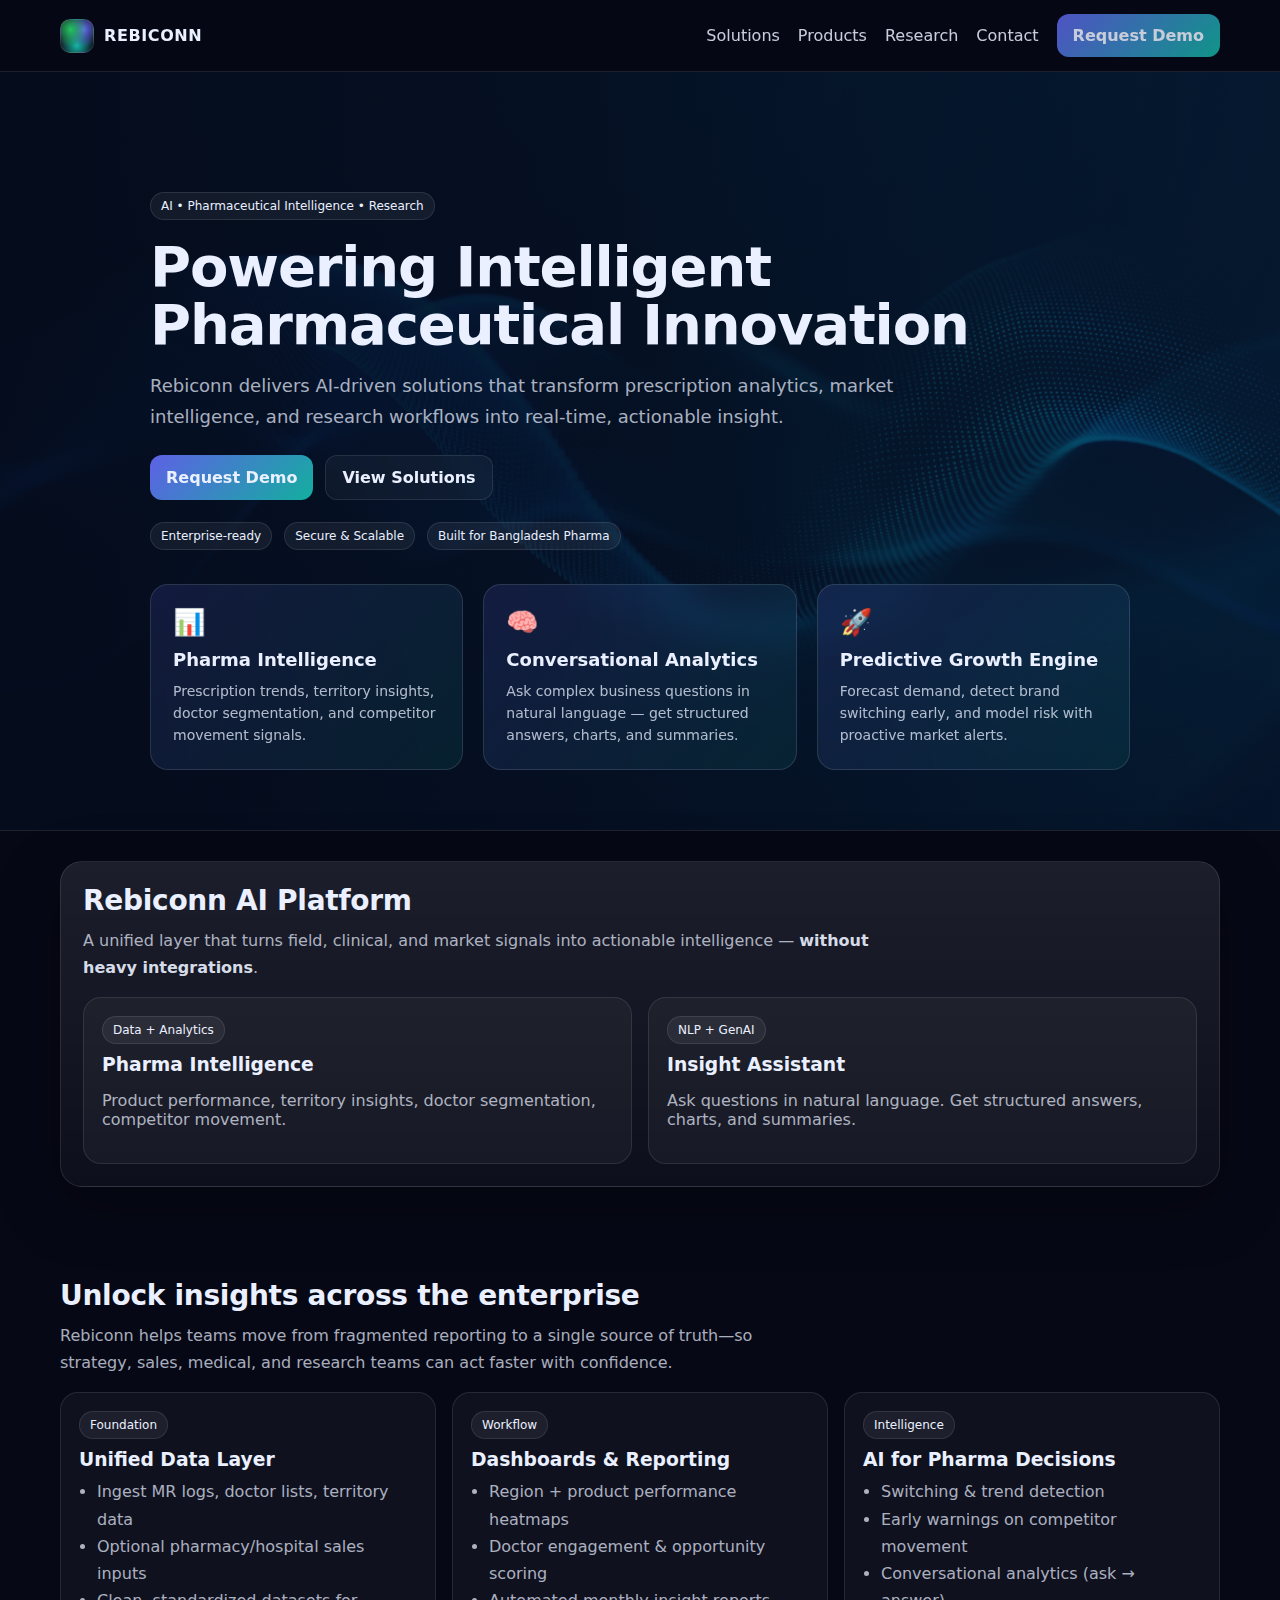
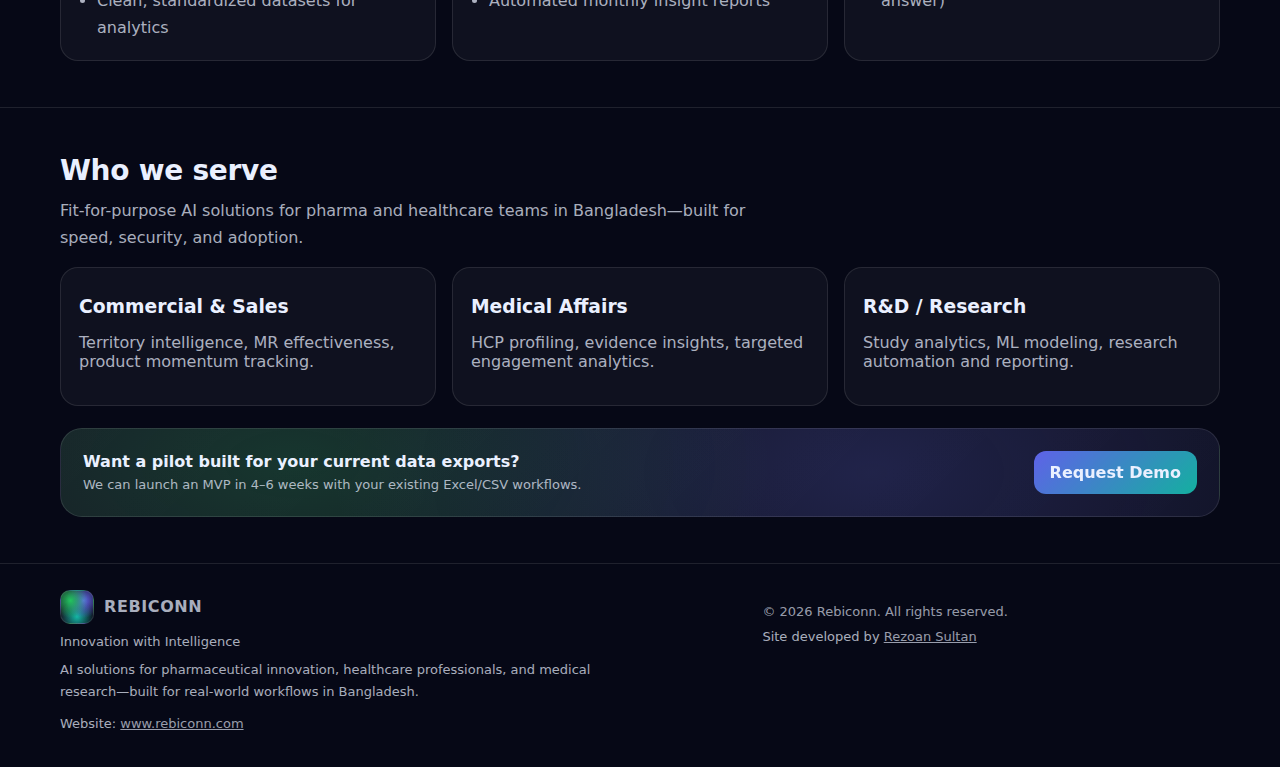
<file: index.html>
<!doctype html>
<html lang="en">
<head>
  <meta charset="utf-8" />
  <meta name="viewport" content="width=device-width,initial-scale=1" />
  <title>Rebiconn — Innovation with Intelligence</title>
  <meta name="description" content="Rebiconn builds AI solutions for pharmaceutical companies, doctors, and medical research in Bangladesh." />
  <link rel="stylesheet" href="./styles.css" />
</head>
<body>

  <!-- NAV -->
  <header class="nav">
    <div class="container nav-inner">
      <a class="brand" href="./index.html" aria-label="Rebiconn home">
        <span class="brand-mark" aria-hidden="true"></span>
        <span>REBICONN</span>
      </a>

      <!-- Desktop links -->
      <nav class="nav-links" aria-label="Primary">
        <a href="./solutions.html">Solutions</a>
        <a href="./products.html">Products</a>
        <a href="./research.html">Research</a>
        <a href="./contact.html">Contact</a>
        <a href="./contact.html" class="btn btn-primary">Request Demo</a>
      </nav>

      <!-- Mobile button -->
      <button class="mobile-btn" id="menuBtn" aria-label="Open menu" aria-expanded="false">
        ☰ Menu
      </button>
    </div>

    <!-- Mobile dropdown -->
    <div class="mobile-menu" id="mobileMenu" aria-label="Mobile menu">
      <div class="container">
        <a href="./solutions.html">Solutions</a>
        <a href="./products.html">Products</a>
        <a href="./research.html">Research</a>
        <a href="./contact.html">Contact</a>
        <a href="./contact.html" class="btn btn-primary" style="width:fit-content;">Request Demo</a>
      </div>
    </div>
  </header>

  <!-- HERO (Komodo-style using your wave background) -->
  <section class="hero">
    <div class="container" style="max-width:980px">
      <span class="badge">AI • Pharmaceutical Intelligence • Research</span>

      <h1 class="h1">
        Powering Intelligent
        <br>
        Pharmaceutical Innovation
      </h1>

      <p class="sub">
        Rebiconn delivers AI-driven solutions that transform prescription analytics,
        market intelligence, and research workflows into real-time, actionable insight.
      </p>

      <div class="hero-ctas">
        <a class="btn btn-primary" href="./contact.html">Request Demo</a>
        <a class="btn" href="./solutions.html">View Solutions</a>
      </div>

      <div style="margin-top:22px;display:flex;gap:12px;flex-wrap:wrap;">
        <span class="badge">Enterprise-ready</span>
        <span class="badge">Secure & Scalable</span>
        <span class="badge">Built for Bangladesh Pharma</span>
      </div>

      <!-- NEW: HERO GRAPHICAL CARDS (replaces KPI strip) -->
      <div class="hero-cards" style="margin-top:34px;">
        <div class="hero-card">
          <div class="hero-icon">📊</div>
          <h4>Pharma Intelligence</h4>
          <p>Prescription trends, territory insights, doctor segmentation, and competitor movement signals.</p>
        </div>

        <div class="hero-card">
          <div class="hero-icon">🧠</div>
          <h4>Conversational Analytics</h4>
          <p>Ask complex business questions in natural language — get structured answers, charts, and summaries.</p>
        </div>

        <div class="hero-card">
          <div class="hero-icon">🚀</div>
          <h4>Predictive Growth Engine</h4>
          <p>Forecast demand, detect brand switching early, and model risk with proactive market alerts.</p>
        </div>
      </div>

    </div>
  </section>

  <!-- MOVED BELOW (the “Rebiconn AI Platform” panel) -->
  <section class="section" style="padding-top:30px;">
    <div class="container">
      <div class="panel">
        <h2 class="h2" style="margin:0;">Rebiconn AI Platform</h2>
        <p class="muted" style="margin-top:10px;line-height:1.7;max-width:80ch">
          A unified layer that turns field, clinical, and market signals into actionable intelligence —
          <strong style="color:rgba(234,240,255,.92)">without heavy integrations</strong>.
        </p>

        <div class="grid-2" style="margin-top:16px">
          <div class="card">
            <span class="badge">Data + Analytics</span>
            <h3>Pharma Intelligence</h3>
            <p class="muted">
              Product performance, territory insights, doctor segmentation, competitor movement.
            </p>
          </div>

          <div class="card">
            <span class="badge">NLP + GenAI</span>
            <h3>Insight Assistant</h3>
            <p class="muted">
              Ask questions in natural language. Get structured answers, charts, and summaries.
            </p>
          </div>
        </div>
      </div>
    </div>
  </section>

  <!-- PILLARS -->
  <section class="section">
    <div class="container">
      <h2 class="h2">Unlock insights across the enterprise</h2>
      <p class="muted" style="max-width:72ch;line-height:1.7;margin-top:6px">
        Rebiconn helps teams move from fragmented reporting to a single source of truth—so strategy, sales, medical,
        and research teams can act faster with confidence.
      </p>

      <div class="grid-3" style="margin-top:16px">
        <div class="card">
          <span class="badge">Foundation</span>
          <h3>Unified Data Layer</h3>
          <ul class="ul">
            <li>Ingest MR logs, doctor lists, territory data</li>
            <li>Optional pharmacy/hospital sales inputs</li>
            <li>Clean, standardized datasets for analytics</li>
          </ul>
        </div>

        <div class="card">
          <span class="badge">Workflow</span>
          <h3>Dashboards & Reporting</h3>
          <ul class="ul">
            <li>Region + product performance heatmaps</li>
            <li>Doctor engagement & opportunity scoring</li>
            <li>Automated monthly insight reports</li>
          </ul>
        </div>

        <div class="card">
          <span class="badge">Intelligence</span>
          <h3>AI for Pharma Decisions</h3>
          <ul class="ul">
            <li>Switching & trend detection</li>
            <li>Early warnings on competitor movement</li>
            <li>Conversational analytics (ask → answer)</li>
          </ul>
        </div>
      </div>
    </div>
  </section>

  <!-- WHO WE SERVE -->
  <section class="section" style="border-top:1px solid rgba(255,255,255,.10)">
    <div class="container">
      <h2 class="h2">Who we serve</h2>
      <p class="muted" style="max-width:72ch;line-height:1.7;margin-top:6px">
        Fit-for-purpose AI solutions for pharma and healthcare teams in Bangladesh—built for speed, security, and adoption.
      </p>

      <div class="grid-3" style="margin-top:16px">
        <div class="card">
          <h3>Commercial & Sales</h3>
          <p class="muted">Territory intelligence, MR effectiveness, product momentum tracking.</p>
        </div>
        <div class="card">
          <h3>Medical Affairs</h3>
          <p class="muted">HCP profiling, evidence insights, targeted engagement analytics.</p>
        </div>
        <div class="card">
          <h3>R&D / Research</h3>
          <p class="muted">Study analytics, ML modeling, research automation and reporting.</p>
        </div>
      </div>

      <div class="cta" style="margin-top:22px">
        <div>
          <strong>Want a pilot built for your current data exports?</strong>
          <div class="muted small" style="margin-top:6px">We can launch an MVP in 4–6 weeks with your existing Excel/CSV workflows.</div>
        </div>
        <a class="btn btn-primary" href="./contact.html">Request Demo</a>
      </div>
    </div>
  </section>

  <!-- FOOTER -->
  <footer class="footer">
    <div class="container footer-grid">
      <div>
        <div class="brand" style="margin-bottom:10px">
          <span class="brand-mark" aria-hidden="true"></span>
          <span>REBICONN</span>
        </div>
        <div class="small">Innovation with Intelligence</div>
        <p class="small" style="max-width:70ch;line-height:1.7;margin-top:10px">
          AI solutions for pharmaceutical innovation, healthcare professionals, and medical research—built for real-world workflows in Bangladesh.
        </p>
        <div class="small" style="margin-top:10px">
          Website: <a href="https://www.rebiconn.com" style="text-decoration:underline;opacity:.9">www.rebiconn.com</a>
        </div>
      </div>

      <div class="small">
        <div style="margin-top:14px;color:rgba(234,240,255,.65)">
          © <span id="year"></span> Rebiconn. All rights reserved.
        </div>

        <div class="small" style="margin-top:10px">
          Site developed by
          <a href="https://rezoansultan.com" target="_blank" rel="noopener" style="text-decoration:underline;opacity:.9">
            Rezoan Sultan
          </a>
        </div>
      </div>
    </div>
  </footer>

  <script>
    // Year
    document.getElementById("year").textContent = new Date().getFullYear();

    // Mobile menu toggle
    const btn = document.getElementById("menuBtn");
    const menu = document.getElementById("mobileMenu");

    btn.addEventListener("click", () => {
      const isOpen = menu.style.display === "block";
      menu.style.display = isOpen ? "none" : "block";
      btn.setAttribute("aria-expanded", String(!isOpen));
      btn.textContent = isOpen ? "☰ Menu" : "✕ Close";
    });
  </script>

</body>
</html>
</file>
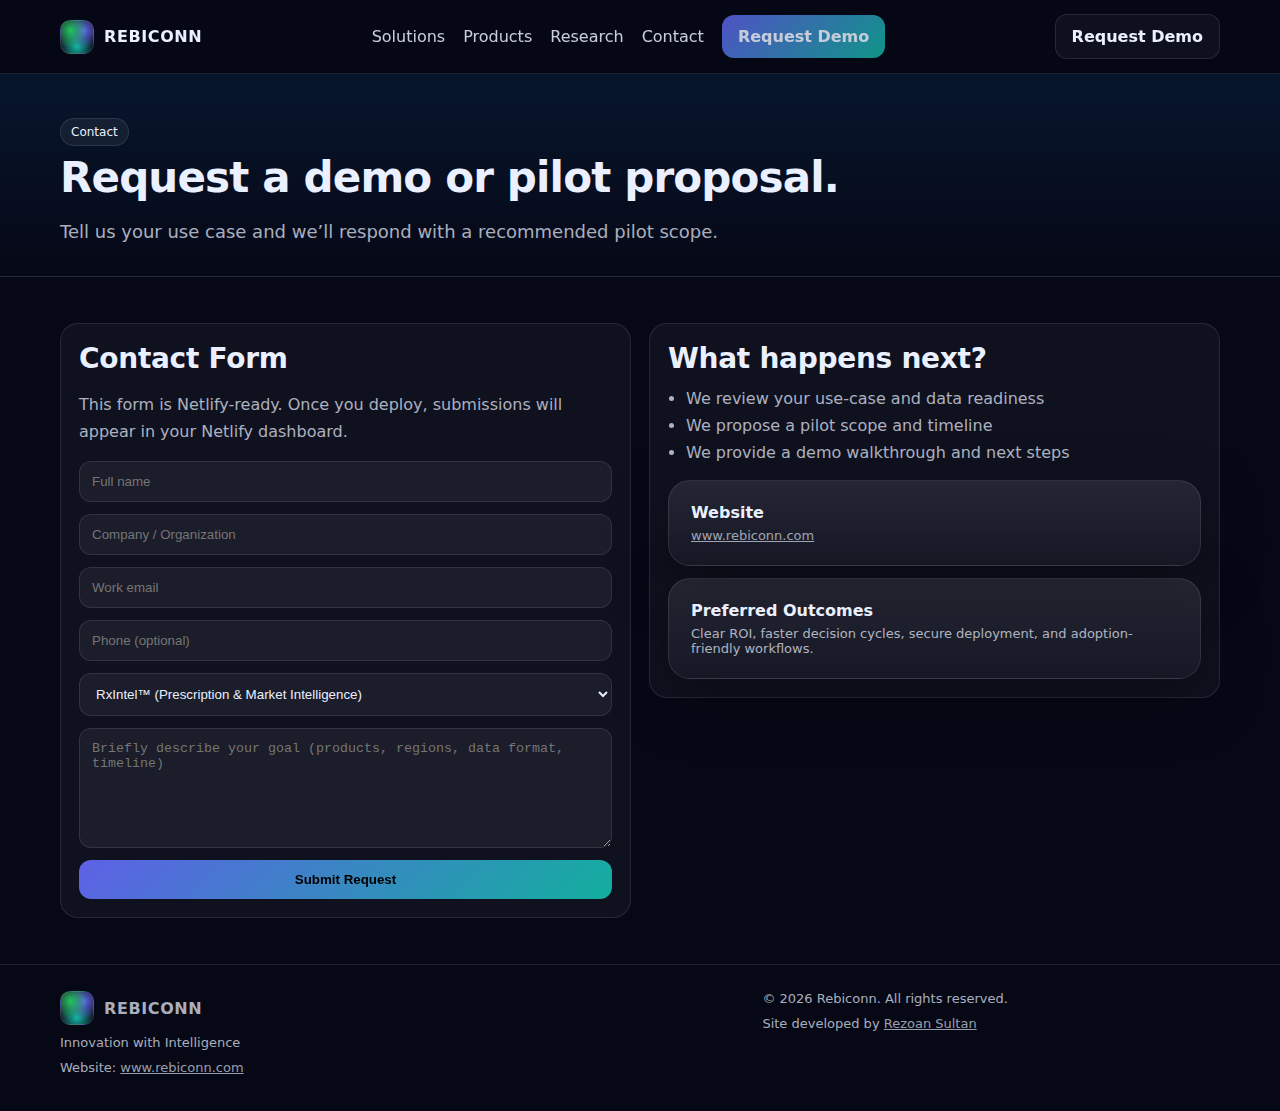
<file: contact.html>
<!doctype html>
<html lang="en">
<head>
  <meta charset="utf-8" />
  <meta name="viewport" content="width=device-width,initial-scale=1" />
  <title>Contact — Rebiconn</title>
  <link rel="stylesheet" href="./styles.css" />
</head>
<body>

<header class="nav">
  <div class="container nav-inner">
    <a class="brand" href="./index.html"><span class="brand-mark"></span><span>REBICONN</span></a>
    <nav class="nav-links">
      <a href="./solutions.html">Solutions</a>
      <a href="./products.html">Products</a>
      <a href="./research.html">Research</a>
      <a href="./contact.html">Contact</a>
      <a href="./contact.html" class="btn btn-primary">Request Demo</a>
    </nav>
    <a class="btn mobile-toggle" href="./contact.html">Request Demo</a>
  </div>
</header>

<section class="page-hero">
  <div class="container">
    <span class="badge">Contact</span>
    <h1 class="h1" style="font-size:42px;margin-top:10px">Request a demo or pilot proposal.</h1>
    <p class="sub">Tell us your use case and we’ll respond with a recommended pilot scope.</p>
  </div>
</section>

<section class="section">
  <div class="container split">
    <div class="card">
      <h2 class="h2">Contact Form</h2>
      <p class="muted" style="line-height:1.7">
        This form is Netlify-ready. Once you deploy, submissions will appear in your Netlify dashboard.
      </p>

      <!-- Netlify Form -->
      <form class="form" name="demo-request" method="POST" data-netlify="true">
        <input type="hidden" name="form-name" value="demo-request" />

        <input class="input" name="name" placeholder="Full name" required />
        <input class="input" name="company" placeholder="Company / Organization" />
        <input class="input" name="email" type="email" placeholder="Work email" required />
        <input class="input" name="phone" placeholder="Phone (optional)" />

        <select class="input" name="interest">
          <option value="RxIntel">RxIntel™ (Prescription & Market Intelligence)</option>
          <option value="AgentAssist">AI Agent Assist (Internal analytics assistant)</option>
          <option value="Research">Research / ML Study Collaboration</option>
          <option value="Other">Other</option>
        </select>

        <textarea class="input" name="message" placeholder="Briefly describe your goal (products, regions, data format, timeline)"></textarea>

        <button class="btn btn-primary" type="submit">Submit Request</button>
      </form>
    </div>

    <div class="card">
      <h2 class="h2">What happens next?</h2>
      <ul class="ul">
        <li>We review your use-case and data readiness</li>
        <li>We propose a pilot scope and timeline</li>
        <li>We provide a demo walkthrough and next steps</li>
      </ul>

      <div class="panel" style="margin-top:14px">
        <strong>Website</strong>
        <div class="muted small" style="margin-top:6px">
          <a href="https://www.rebiconn.com" style="text-decoration:underline;opacity:.9">www.rebiconn.com</a>
        </div>
      </div>

      <div class="panel" style="margin-top:12px">
        <strong>Preferred Outcomes</strong>
        <div class="muted small" style="margin-top:6px">
          Clear ROI, faster decision cycles, secure deployment, and adoption-friendly workflows.
        </div>
      </div>
    </div>
  </div>
</section>

<footer class="footer">
  <div class="container footer-grid">
    <div>
      <div class="brand" style="margin-bottom:10px"><span class="brand-mark"></span><span>REBICONN</span></div>
      <div class="small">Innovation with Intelligence</div>
      <div class="small" style="margin-top:10px">
        Website: <a href="https://www.rebiconn.com" style="text-decoration:underline;opacity:.9">www.rebiconn.com</a>
      </div>
    </div>
    <div class="small">
      © <span id="year"></span> Rebiconn. All rights reserved.
      <div class="small" style="margin-top:10px">
        Site developed by
        <a href="https://rezoansultan.com" target="_blank" rel="noopener" style="text-decoration:underline;opacity:.9">Rezoan Sultan</a>
      </div>
    </div>
  </div>
</footer>

<script>document.getElementById("year").textContent=new Date().getFullYear();</script>
</body>
</html>
</file>
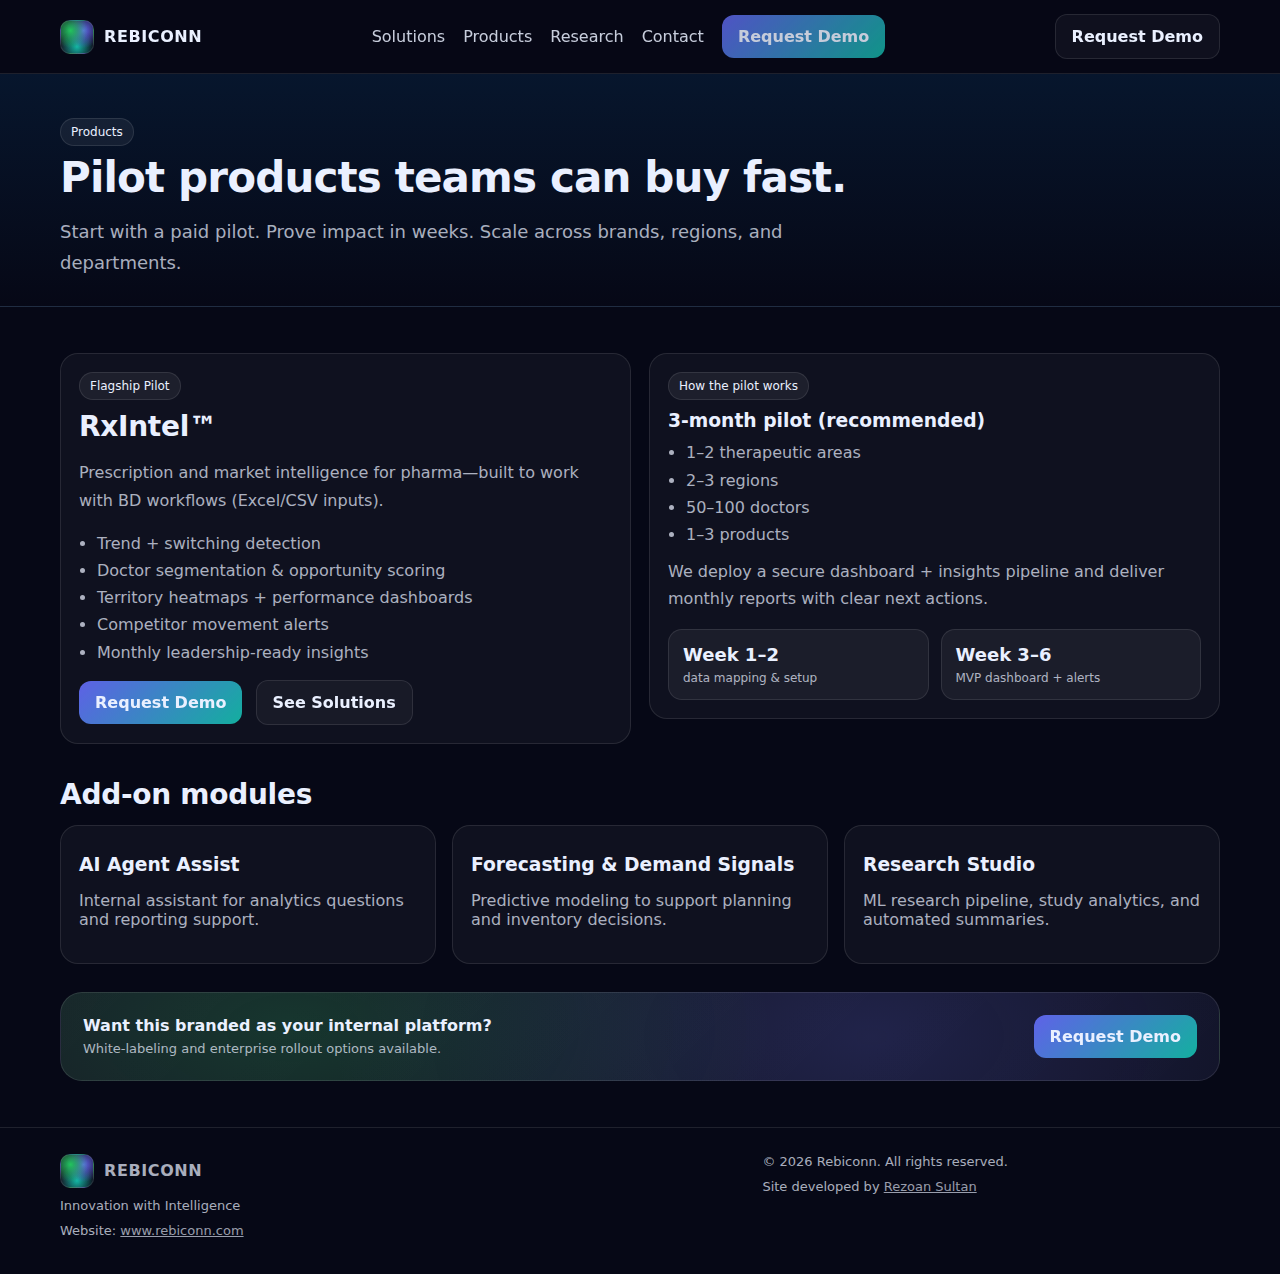
<file: products.html>
<!doctype html>
<html lang="en">
<head>
  <meta charset="utf-8" />
  <meta name="viewport" content="width=device-width,initial-scale=1" />
  <title>Products — Rebiconn</title>
  <link rel="stylesheet" href="./styles.css" />
</head>
<body>

<header class="nav">
  <div class="container nav-inner">
    <a class="brand" href="./index.html"><span class="brand-mark"></span><span>REBICONN</span></a>
    <nav class="nav-links">
      <a href="./solutions.html">Solutions</a>
      <a href="./products.html">Products</a>
      <a href="./research.html">Research</a>
      <a href="./contact.html">Contact</a>
      <a href="./contact.html" class="btn btn-primary">Request Demo</a>
    </nav>
    <a class="btn mobile-toggle" href="./contact.html">Request Demo</a>
  </div>
</header>

<section class="page-hero">
  <div class="container">
    <span class="badge">Products</span>
    <h1 class="h1" style="font-size:42px;margin-top:10px">Pilot products teams can buy fast.</h1>
    <p class="sub">
      Start with a paid pilot. Prove impact in weeks. Scale across brands, regions, and departments.
    </p>
  </div>
</section>

<section class="section">
  <div class="container">
    <div class="split">
      <div class="card">
        <span class="badge">Flagship Pilot</span>
        <h2 class="h2" style="margin-top:10px">RxIntel™</h2>
        <p class="muted" style="line-height:1.7">
          Prescription and market intelligence for pharma—built to work with BD workflows (Excel/CSV inputs).
        </p>
        <ul class="ul">
          <li>Trend + switching detection</li>
          <li>Doctor segmentation & opportunity scoring</li>
          <li>Territory heatmaps + performance dashboards</li>
          <li>Competitor movement alerts</li>
          <li>Monthly leadership-ready insights</li>
        </ul>
        <div style="margin-top:14px">
          <a class="btn btn-primary" href="./contact.html">Request Demo</a>
          <a class="btn" href="./solutions.html" style="margin-left:8px">See Solutions</a>
        </div>
      </div>

      <div class="card">
        <span class="badge">How the pilot works</span>
        <h3 style="margin-top:10px">3-month pilot (recommended)</h3>
        <ul class="ul">
          <li>1–2 therapeutic areas</li>
          <li>2–3 regions</li>
          <li>50–100 doctors</li>
          <li>1–3 products</li>
        </ul>
        <p class="muted" style="line-height:1.7;margin-top:10px">
          We deploy a secure dashboard + insights pipeline and deliver monthly reports with clear next actions.
        </p>

        <div class="kpis">
          <div class="kpi">
            <strong>Week 1–2</strong>
            <span>data mapping & setup</span>
          </div>
          <div class="kpi">
            <strong>Week 3–6</strong>
            <span>MVP dashboard + alerts</span>
          </div>
        </div>
      </div>
    </div>

    <h2 class="h2" style="margin-top:34px">Add-on modules</h2>
    <div class="grid-3" style="margin-top:14px">
      <div class="card">
        <h3>AI Agent Assist</h3>
        <p class="muted">Internal assistant for analytics questions and reporting support.</p>
      </div>
      <div class="card">
        <h3>Forecasting & Demand Signals</h3>
        <p class="muted">Predictive modeling to support planning and inventory decisions.</p>
      </div>
      <div class="card">
        <h3>Research Studio</h3>
        <p class="muted">ML research pipeline, study analytics, and automated summaries.</p>
      </div>
    </div>

    <div class="cta" style="margin-top:28px">
      <div>
        <strong>Want this branded as your internal platform?</strong>
        <div class="muted small" style="margin-top:6px">White-labeling and enterprise rollout options available.</div>
      </div>
      <a class="btn btn-primary" href="./contact.html">Request Demo</a>
    </div>
  </div>
</section>

<footer class="footer">
  <div class="container footer-grid">
    <div>
      <div class="brand" style="margin-bottom:10px"><span class="brand-mark"></span><span>REBICONN</span></div>
      <div class="small">Innovation with Intelligence</div>
      <div class="small" style="margin-top:10px">
        Website: <a href="https://www.rebiconn.com" style="text-decoration:underline;opacity:.9">www.rebiconn.com</a>
      </div>
    </div>
    <div class="small">
      © <span id="year"></span> Rebiconn. All rights reserved.
      <div class="small" style="margin-top:10px">
        Site developed by
        <a href="https://rezoansultan.com" target="_blank" rel="noopener" style="text-decoration:underline;opacity:.9">Rezoan Sultan</a>
      </div>
    </div>
  </div>
</footer>

<script>document.getElementById("year").textContent=new Date().getFullYear();</script>
</body>
</html>
</file>
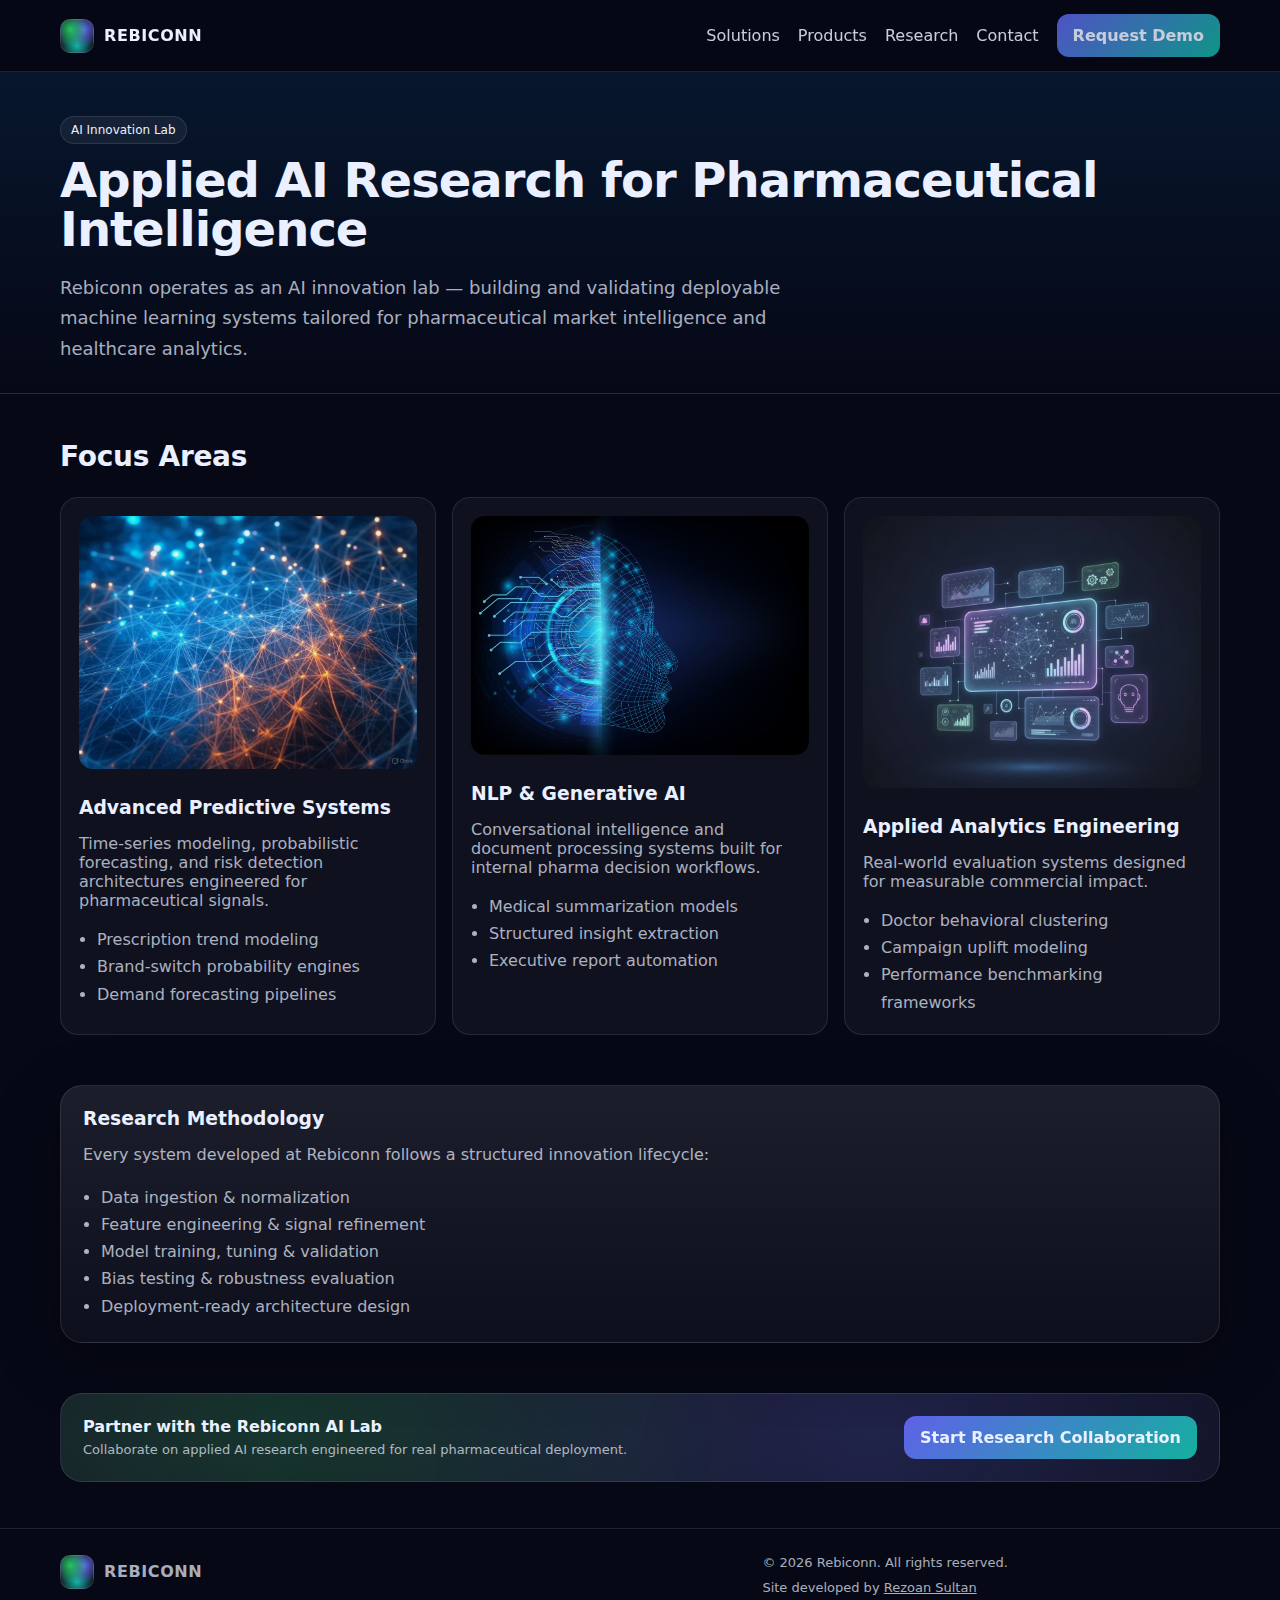
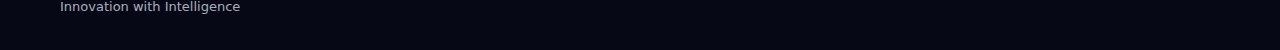
<file: research.html>
<!doctype html>
<html lang="en">
<head>
  <meta charset="utf-8" />
  <meta name="viewport" content="width=device-width,initial-scale=1" />
  <title>Research — Rebiconn</title>
  <meta name="description" content="Rebiconn AI Innovation Lab — Applied machine learning research for pharmaceutical intelligence." />
  <link rel="stylesheet" href="./styles.css" />
</head>
<body>

  <!-- NAV -->
  <header class="nav">
    <div class="container nav-inner">
      <a class="brand" href="./index.html">
        <span class="brand-mark"></span>
        <span>REBICONN</span>
      </a>

      <nav class="nav-links">
        <a href="./solutions.html">Solutions</a>
        <a href="./products.html">Products</a>
        <a href="./research.html">Research</a>
        <a href="./contact.html">Contact</a>
        <a href="./contact.html" class="btn btn-primary">Request Demo</a>
      </nav>

      <button class="mobile-btn" id="menuBtn">☰ Menu</button>
    </div>

    <div class="mobile-menu" id="mobileMenu">
      <div class="container">
        <a href="./solutions.html">Solutions</a>
        <a href="./products.html">Products</a>
        <a href="./research.html">Research</a>
        <a href="./contact.html">Contact</a>
        <a href="./contact.html" class="btn btn-primary">Request Demo</a>
      </div>
    </div>
  </header>

  <!-- PAGE HERO -->
  <section class="page-hero">
    <div class="container">
      <span class="badge">AI Innovation Lab</span>
      <h1 class="h1" style="font-size:48px;margin-top:12px">
        Applied AI Research for Pharmaceutical Intelligence
      </h1>
      <p class="sub">
        Rebiconn operates as an AI innovation lab — building and validating deployable machine learning systems
        tailored for pharmaceutical market intelligence and healthcare analytics.
      </p>
    </div>
  </section>

  <!-- RESEARCH SECTION -->
  <section class="section">
    <div class="container">

      <h2 class="h2">Focus Areas</h2>

      <div class="grid-3" style="margin-top:24px">

        <div class="card">
          <img src="ai-research-visual.png" style="width:100%;border-radius:14px;margin-bottom:14px;opacity:.95;" />
          <h3>Advanced Predictive Systems</h3>
          <p class="muted">
            Time-series modeling, probabilistic forecasting, and risk detection architectures
            engineered for pharmaceutical signals.
          </p>
          <ul class="ul" style="margin-top:10px">
            <li>Prescription trend modeling</li>
            <li>Brand-switch probability engines</li>
            <li>Demand forecasting pipelines</li>
          </ul>
        </div>

        <div class="card">
          <img src="ml-architecture.png" style="width:100%;border-radius:14px;margin-bottom:14px;opacity:.95;" />
          <h3>NLP & Generative AI</h3>
          <p class="muted">
            Conversational intelligence and document processing systems
            built for internal pharma decision workflows.
          </p>
          <ul class="ul" style="margin-top:10px">
            <li>Medical summarization models</li>
            <li>Structured insight extraction</li>
            <li>Executive report automation</li>
          </ul>
        </div>

        <div class="card">
          <img src="data-analysis-visual.png" style="width:100%;border-radius:14px;margin-bottom:14px;opacity:.95;" />
          <h3>Applied Analytics Engineering</h3>
          <p class="muted">
            Real-world evaluation systems designed for measurable commercial impact.
          </p>
          <ul class="ul" style="margin-top:10px">
            <li>Doctor behavioral clustering</li>
            <li>Campaign uplift modeling</li>
            <li>Performance benchmarking frameworks</li>
          </ul>
        </div>

      </div>

      <!-- Methodology Panel -->
      <div class="panel" style="margin-top:50px;">
        <h3 style="margin:0;">Research Methodology</h3>
        <p class="muted" style="margin-top:12px;line-height:1.7">
          Every system developed at Rebiconn follows a structured innovation lifecycle:
        </p>
        <ul class="ul" style="margin-top:12px">
          <li>Data ingestion & normalization</li>
          <li>Feature engineering & signal refinement</li>
          <li>Model training, tuning & validation</li>
          <li>Bias testing & robustness evaluation</li>
          <li>Deployment-ready architecture design</li>
        </ul>
      </div>

      <!-- CTA -->
      <div class="cta" style="margin-top:50px">
        <div>
          <strong>Partner with the Rebiconn AI Lab</strong>
          <div class="muted small" style="margin-top:6px">
            Collaborate on applied AI research engineered for real pharmaceutical deployment.
          </div>
        </div>
        <a class="btn btn-primary" href="./contact.html">Start Research Collaboration</a>
      </div>

    </div>
  </section>

  <!-- FOOTER -->
  <footer class="footer">
    <div class="container footer-grid">
      <div>
        <div class="brand" style="margin-bottom:10px">
          <span class="brand-mark"></span>
          <span>REBICONN</span>
        </div>
        <div class="small">Innovation with Intelligence</div>
      </div>

      <div class="small">
        © <span id="year"></span> Rebiconn. All rights reserved.
        <div style="margin-top:10px">
          Site developed by
          <a href="https://rezoansultan.com" target="_blank" style="text-decoration:underline;">
            Rezoan Sultan
          </a>
        </div>
      </div>
    </div>
  </footer>

  <script>
    document.getElementById("year").textContent = new Date().getFullYear();

    const btn = document.getElementById("menuBtn");
    const menu = document.getElementById("mobileMenu");

    btn.addEventListener("click", () => {
      const isOpen = menu.style.display === "block";
      menu.style.display = isOpen ? "none" : "block";
      btn.textContent = isOpen ? "☰ Menu" : "✕ Close";
    });
  </script>

</body>
</html>
</file>
<file: styles.css>
:root{
  --bg0:#060816;
  --ink:#eaf0ff;
  --muted:rgba(234,240,255,.72);
  --line:rgba(255,255,255,.10);
  --glass:rgba(255,255,255,.06);
  --glass2:rgba(255,255,255,.04);
  --shadow: 0 18px 60px rgba(0,0,0,.35);
}

*{box-sizing:border-box}
html,body{margin:0;padding:0;background:var(--bg0);color:var(--ink);font-family:ui-sans-serif,system-ui,-apple-system,Segoe UI,Roboto,Inter,Arial}
a{color:inherit;text-decoration:none}
.container{width:min(1160px,92vw);margin:0 auto}
.muted{color:var(--muted)}
.small{font-size:13px}

.btn{
  display:inline-flex;align-items:center;justify-content:center;
  padding:12px 16px;border-radius:12px;font-weight:700;
  border:1px solid var(--line);
  background: rgba(255,255,255,.04);
  backdrop-filter: blur(10px);
  transition: transform .18s ease, background .18s ease, opacity .18s ease;
}
.btn:hover{transform: translateY(-1px);background: rgba(255,255,255,.06)}
.btn-primary{
  background: linear-gradient(135deg, rgba(99,102,241,.95), rgba(20,184,166,.95));
  border:0;
}
.badge{
  display:inline-flex;gap:8px;align-items:center;
  padding:6px 10px;border-radius:999px;
  background: rgba(255,255,255,.06); border:1px solid var(--line);
  font-size:12px;
}

/* NAV */
.nav{
  position:sticky;top:0;z-index:50;
  background: rgba(6,8,22,.65);
  backdrop-filter: blur(14px);
  border-bottom:1px solid var(--line);
}
.nav-inner{
  display:flex;align-items:center;justify-content:space-between;
  padding:14px 0;
}
.brand{display:flex;gap:10px;align-items:center;font-weight:900;letter-spacing:.6px}
.brand-mark{
  width:34px;height:34px;border-radius:10px;
  background: radial-gradient(circle at 30% 30%, #22c55e, transparent 55%),
              radial-gradient(circle at 70% 30%, #6366f1, transparent 55%),
              radial-gradient(circle at 50% 80%, #14b8a6, transparent 55%),
              linear-gradient(135deg, rgba(255,255,255,.10), rgba(255,255,255,.02));
  border:1px solid var(--line);
}
.nav-links{display:flex;gap:18px;align-items:center}
.nav-links a{opacity:.85}
.nav-links a:hover{opacity:1}

/* Mobile menu */
.mobile-btn{
  display:none;
  padding:10px 12px;
  border-radius:12px;
  border:1px solid var(--line);
  background: rgba(255,255,255,.05);
  backdrop-filter: blur(10px);
}
.mobile-menu{
  display:none;
  border-top:1px solid var(--line);
  background: rgba(6,8,22,.85);
  backdrop-filter: blur(14px);
}
.mobile-menu .container{
  padding:12px 0 16px;
  display:grid;
  gap:10px;
}
.mobile-menu a{
  padding:10px 12px;
  border:1px solid var(--line);
  border-radius:14px;
  background: rgba(255,255,255,.04);
}
.mobile-menu a.btn-primary{
  border:0;
}

/* HERO */
.hero{
  padding:120px 0 60px;
  background:
    linear-gradient(90deg, rgba(5,10,25,0.88) 0%, rgba(5,10,25,0.78) 45%, rgba(5,10,25,0.30) 100%),
    url("Rebiconn home page background.png");
  background-size: cover;
  background-position: center;
  background-repeat: no-repeat;
  border-bottom:1px solid var(--line);
}

.h1{font-size:56px;line-height:1.03;margin:18px 0 10px;letter-spacing:-.02em}
.sub{font-size:18px;line-height:1.7;color:var(--muted);max-width:70ch}
.hero-ctas{display:flex;gap:12px;flex-wrap:wrap;margin-top:22px}

/* SECTIONS */
.section{padding:46px 0}
.h2{font-size:28px;margin:0 0 10px;letter-spacing:-.01em}

.grid-3{display:grid;grid-template-columns:repeat(3,1fr);gap:16px}
.grid-2{display:grid;grid-template-columns:repeat(2,1fr);gap:16px}
.split{display:grid;grid-template-columns:1fr 1fr;gap:18px;align-items:start}

.card{
  border:1px solid var(--line);
  border-radius:18px;
  padding:18px;
  background: rgba(255,255,255,.04);
  transition: background .18s ease, transform .18s ease;
}
.card:hover{background: rgba(255,255,255,.06);transform: translateY(-1px)}
.card h3{margin:10px 0 8px}

.ul{margin:0;padding-left:18px;color:var(--muted);line-height:1.7}

.panel{
  border:1px solid var(--line);
  background: linear-gradient(180deg, rgba(255,255,255,.09), rgba(255,255,255,.03));
  border-radius:22px;
  padding:22px;
  box-shadow: var(--shadow);
}

.kpis{display:grid;grid-template-columns:repeat(2,1fr);gap:12px;margin-top:16px}
.kpi{padding:14px;border-radius:14px;border:1px solid var(--line);background:rgba(255,255,255,.05)}
.kpi strong{display:block;font-size:18px}
.kpi span{display:block;font-size:12px;color:var(--muted);margin-top:6px}

.cta{
  background:
    radial-gradient(800px 400px at 20% 40%, rgba(34,197,94,.18), transparent 60%),
    radial-gradient(900px 500px at 70% 50%, rgba(99,102,241,.20), transparent 60%),
    linear-gradient(135deg, rgba(255,255,255,.07), rgba(255,255,255,.03));
  border:1px solid var(--line);
  border-radius:22px;
  padding:22px;
  display:flex;align-items:center;justify-content:space-between;gap:16px;flex-wrap:wrap;
}

/* Footer */
.footer{
  border-top:1px solid var(--line);
  padding:26px 0 36px;
  color:var(--muted);
}
.footer-grid{display:grid;grid-template-columns:1.2fr .8fr;gap:16px}

/* Page hero */
.page-hero{
  padding:44px 0 10px;
  border-bottom:1px solid var(--line);
  background: linear-gradient(180deg, rgba(7,22,45,1), rgba(6,8,22,1));
}

.form{display:grid;gap:12px}
.input{
  width:100%;
  padding:12px 12px;border-radius:12px;
  border:1px solid var(--line);
  background: rgba(255,255,255,.05);
  color:var(--ink);
}
textarea.input{min-height:120px;resize:vertical}

/* Responsive */
@media (max-width: 920px){
  .h1{font-size:42px}
  .grid-3{grid-template-columns:1fr}
  .grid-2,.split{grid-template-columns:1fr}
  .nav-links{display:none}
  .mobile-btn{display:inline-flex}
}

.hero-cards{
  display:grid;
  grid-template-columns:repeat(3,1fr);
  gap:20px;
  margin-top:40px;
}

.hero-card{
  padding:22px;
  border-radius:18px;
  border:1px solid rgba(255,255,255,.12);
  background: linear-gradient(135deg, rgba(99,102,241,.15), rgba(20,184,166,.10));
  backdrop-filter: blur(14px);
  transition:.25s ease;
}

.hero-card:hover{
  transform:translateY(-6px);
  box-shadow:0 25px 60px rgba(20,184,166,.25);
  border-color:rgba(20,184,166,.4);
}

.hero-icon{
  font-size:26px;
  margin-bottom:12px;
}

.hero-card h4{
  margin:0 0 10px;
  font-size:18px;
}

.hero-card p{
  margin:0;
  font-size:14px;
  color:rgba(234,240,255,.75);
  line-height:1.6;
}

@media (max-width: 920px){
  .hero-cards{grid-template-columns:1fr;}
}
</file>
